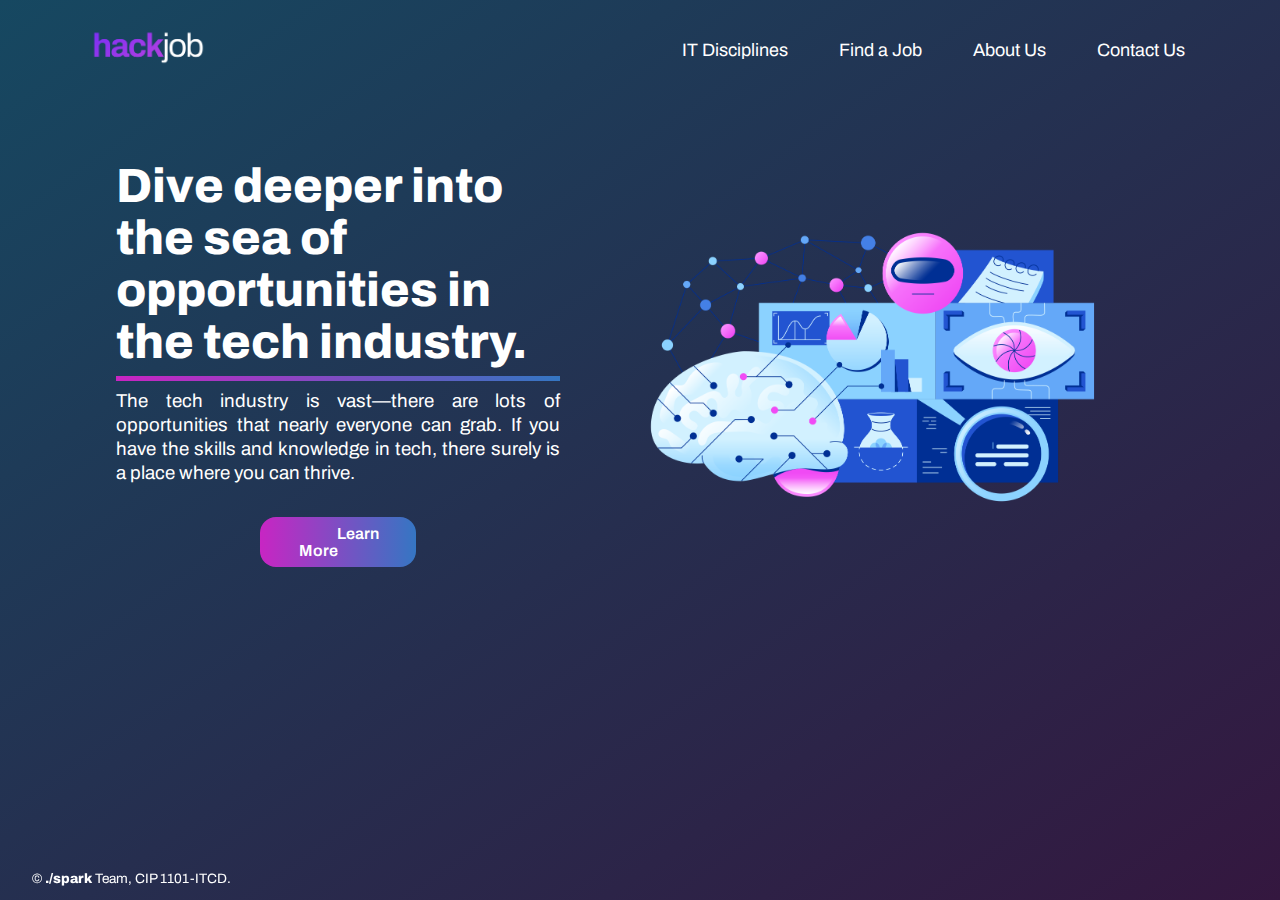
<file: index.html>
<!DOCTYPE html>

<html lang="en">
    <head>
        <meta charset="UTF-8">
        <meta name="HTML Author" content="./spark | Kevin Bryan V. Nadado">
        <meta name="CSS Author" content="./spark | Robin D. Depeño">
        <meta name="Proofreader" content="./spark | Chazz C. Manubay">

        <title>Hackjob</title>

        <link rel="icon" type="image/x-icon" href="MEDIA/FAVICONS/hackjob-favicon.png">

        <link rel="preconnect" href="https://fonts.googleapis.com">
        <link rel="preconnect" href="https://fonts.gstatic.com" crossorigin>
        <link href="https://fonts.googleapis.com/css2?family=Archivo:ital,wght@0,100;0,200;0,300;0,400;0,500;0,600;0,700;0,800;0,900;1,100;1,200;1,300;1,400;1,500;1,600;1,700;1,800;1,900&display=swap" rel="stylesheet">

        <link rel="stylesheet" type="text/css" href="CSS/indexDes.css">
    </head>

    <body>
        <header>
            <div class="logo">
                <a href="#"><img src="MEDIA/IMAGES/hackjob-logo.png"></a>
            </div>
            <div class="navigation">
                <nav class="top-nav">
                    <a href="HTML/disciplines.html">IT Disciplines</a>
                    <a href="HTML/findJob.html">Find a Job</a>
                    <a href="HTML/aboutUs.html">About Us</a>
                    <a href="HTML/contactUs.html">Contact Us</a>
                </nav>
            </div>
        </header>

        <main>
            <div class="content"> 
                <div class="text">
                    <h1>Dive deeper into the sea of opportunities in the tech industry.</h1>
                    <hr>
                    <h3>The tech industry is vast—there are lots of opportunities that nearly everyone can grab. If you have the skills and knowledge in tech, there surely is a place where you can thrive.</h3>
                </div>
                <div class="explore-button">
                    <a href="HTML/disciplines.html">Learn More</a>
                </div>
            </div>
            <div class="image">
                <img src = "MEDIA/IMAGES/landingpage-graphic.png" title="Illustration by Dani Vinogradova from Ouch!" alt = "Machine Learning. Illustration by Dani Vinogradova from Ouch!">
            </div>
        </main>

        <footer>
            <div class="copyright">
                <p>&copy; <span>./spark</span> Team, CIP 1101-ITCD.</p>
            </div>
        </footer>
    </body>
</html>
</file>
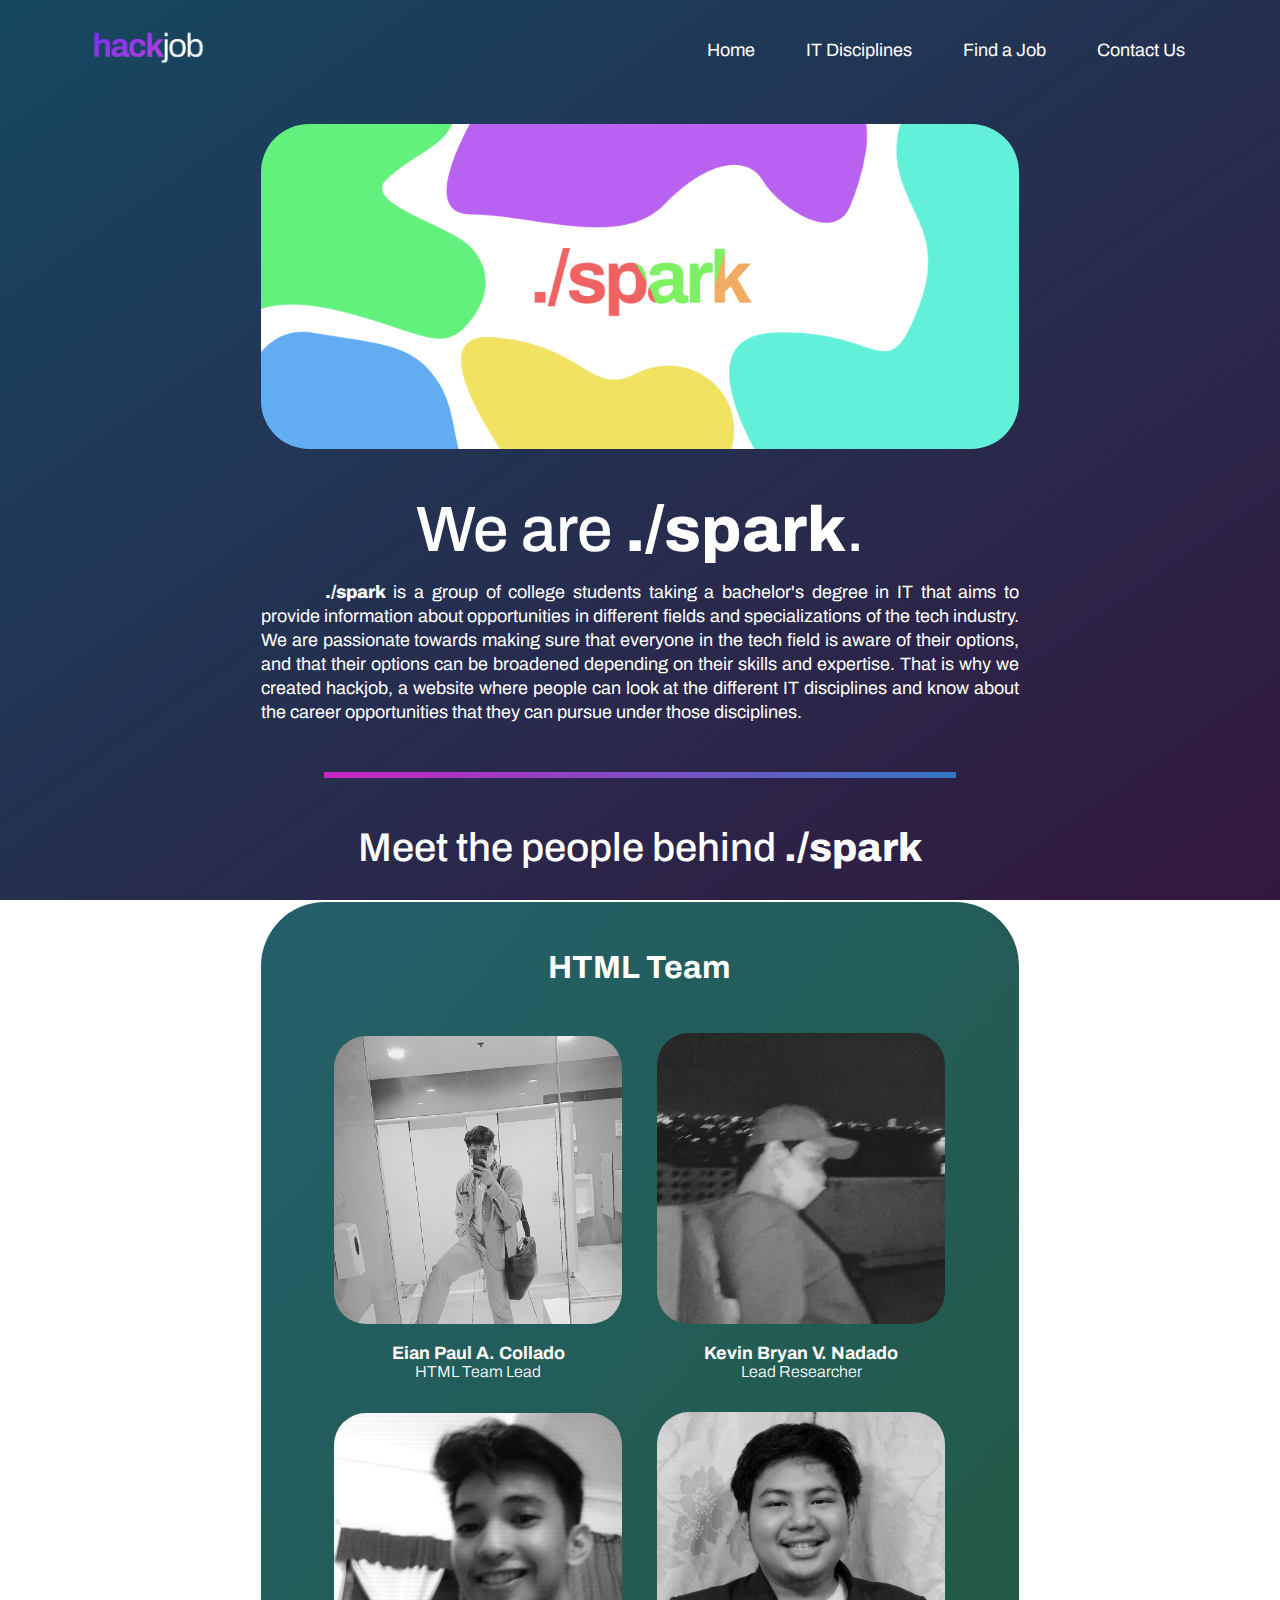
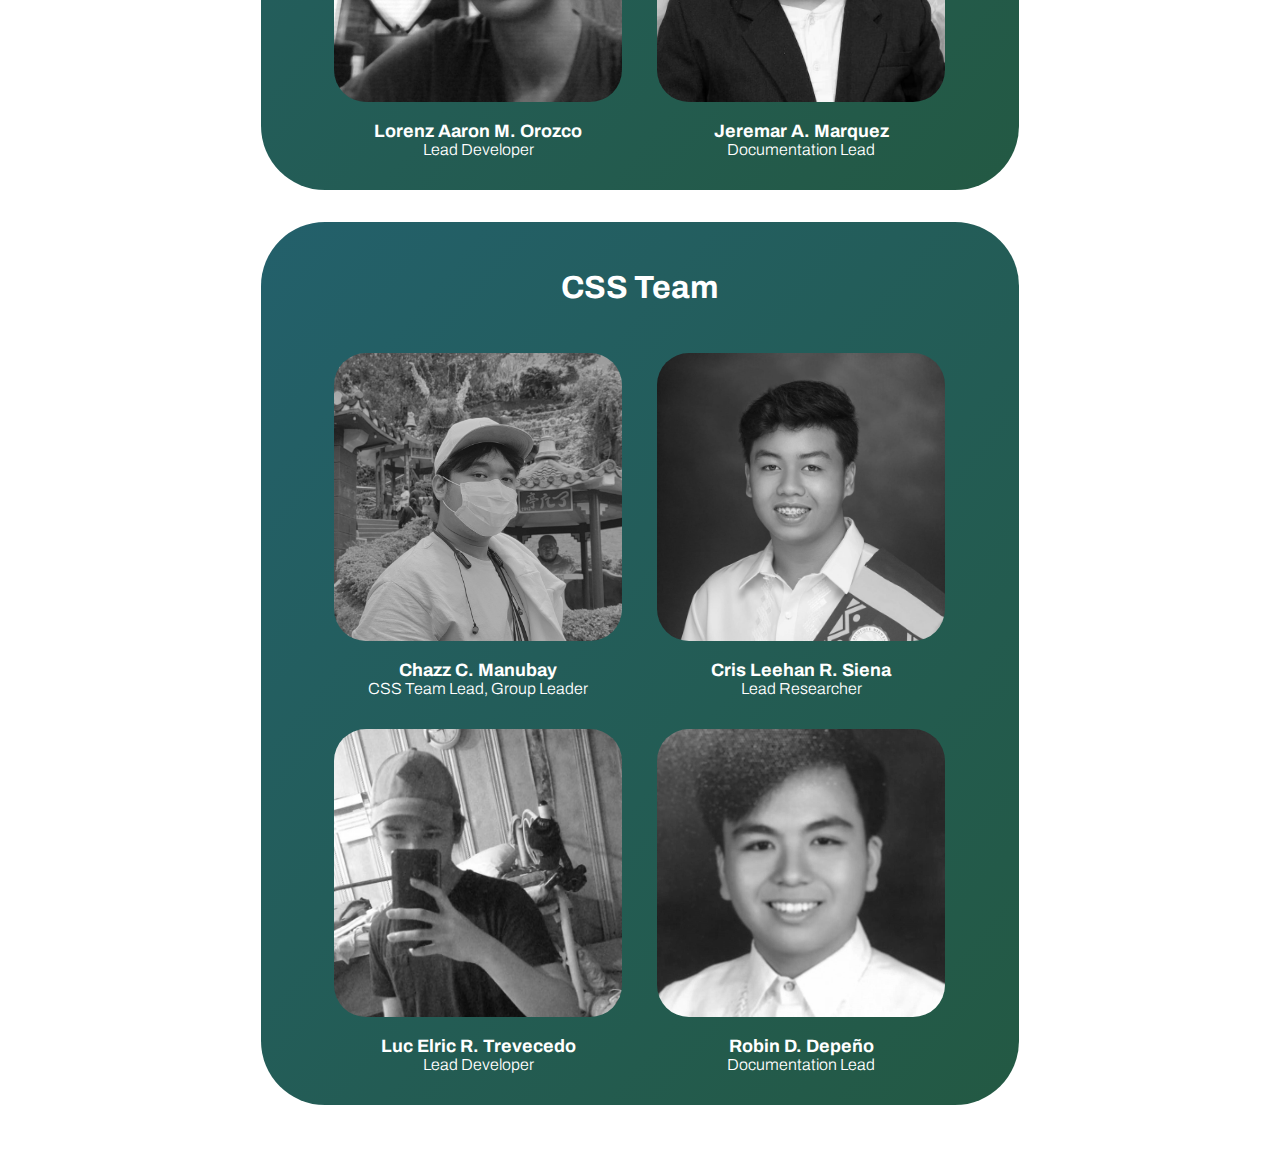
<file: HTML/aboutUs.html>
<!DOCTYPE html>

<html lang="en">
    <head>
        <meta charset="UTF-8">
        <meta name="HTML Author" content="./spark | Lorenz Aaron M. Orozco">
        <meta name="CSS Author" content="./spark | Luc Elric R. Trevecedo">
        <meta name="Proofreader" content="./spark | Chazz C. Manubay">

        <title>Hackjob | About Us</title>

        <link rel="icon" type="image/x-icon" href="../MEDIA/FAVICONS/hackjob-favicon.png">

        <link rel="preconnect" href="https://fonts.googleapis.com">
        <link rel="preconnect" href="https://fonts.gstatic.com" crossorigin>
        <link href="https://fonts.googleapis.com/css2?family=Archivo:ital,wght@0,100;0,200;0,300;0,400;0,500;0,600;0,700;0,800;0,900;1,100;1,200;1,300;1,400;1,500;1,600;1,700;1,800;1,900&display=swap" rel="stylesheet">

        <link rel="stylesheet" type="text/css" href="../CSS/aboutUsDes.css">
    </head>

    <body>
        <header>
            <div class="logo">
                <a href="../index.html"><img src="../MEDIA/IMAGES/hackjob-logo.png"></a>
            </div>
            <div class="navigation">
                <nav class="top-nav">
                    <a href="../index.html">Home</a>
                    <a href="disciplines.html">IT Disciplines</a>
                    <a href="findJob.html">Find a Job</a>
                    <a href="contactUs.html">Contact Us</a>
                </nav>
            </div>
        </header>

        <main>
            <div class="banner">
                <img src="../MEDIA/IMAGES/spark-banner.png" alt="./spark banner. Designed by Chazz C. Manubay." title="./spark banner. Designed by Chazz C. Manubay.">
            </div>

            <div class="description">
                <h1>We are <span>./spark</span>.</h1>
                <p>
                    <span>./spark</span> is a group of college students taking a bachelor's degree in IT that aims to provide information about opportunities in different fields and specializations of the tech industry. We are passionate towards making sure that everyone in the tech field is aware of their options, and that their options can be broadened depending on their skills and expertise. That is why we created hackjob, a website where people can look at the different IT disciplines and know about the career opportunities that they can pursue under those disciplines.
                </p>
            </div>

            <hr>

            <h2>Meet the people behind <span>./spark</span></h2>

            <!--HTML Members-->
            <div class="members-container">
                <div class="title">
                    <h3>HTML Team</h3>
                </div>

                <div class="member">
                    <div class="portrait">
                        <a href="https://trialeian.000webhostapp.com/personal/Home/index.html" target="personalPage">
                            <img src="../MEDIA/IMAGES/PORTRAITS/collado.png" alt="Eian Paul A. Collado">
                        </a>
                    </div>
                    <div class="details">
                        <h4>Eian Paul A. Collado</h4>
                        <figcaption>HTML Team Lead</figcaption>
                    </div>
                </div>

                <div class="member">
                    <div class="portrait">
                        <a href="https://nadadss.github.io/MIDTERM%20PROJECT%20ATOM/Nadado_HomePage.html" target="personalPage">
                            <img src="../MEDIA/IMAGES/PORTRAITS/nadado.jpg" alt="Kevin Bryan V. Nadado">
                        </a>
                    </div>
                    <div class="details">
                        <h4>Kevin Bryan V. Nadado</h4>
                        <figcaption>Lead Researcher</figcaption>
                    </div>
                </div>
            
                <div class="member">
                    <div class="portrait">
                        <a href="https://orozcolorenz.github.io/OrozcoLorenz/PersonalWeb/LANDINGPAGE/LandingPage.html" target="personalPage">
                            <img src="../MEDIA/IMAGES/PORTRAITS/orozco.jpg" alt="Lorenz Aaron M. Orozco">
                        </a>
                    </div>
                    <div class="details">
                        <h4>Lorenz Aaron M. Orozco</h4>
                        <figcaption>Lead Developer</figcaption>
                    </div>
                </div>
                
                <div class="member">
                    <div class="portrait">
                        <a href="https://cip1101-marquez-itcd.000webhostapp.com/CIP1101_CODES/HTML/MARQUEZ_LandingPage_ITCD.html" target="personalPage">
                            <img src="../MEDIA/IMAGES/PORTRAITS/marquez.jpg" alt="Jeremar A. Marquez">
                        </a>
                    </div>
                    <div class="details">
                        <h4>Jeremar A. Marquez</h4>
                        <figcaption>Documentation Lead</figcaption>
                    </div>
                </div>
            </div>

            <!--CSS Members-->
            <div class="members-container">
                <div class="title">
                    <h3>CSS Team</h3>
                </div>

                <div class="member">
                    <div class="portrait">
                        <a href="https://cip1101-manubay-itcd.github.io/" target="personalPage">
                            <img src="../MEDIA/IMAGES/PORTRAITS/manubay.jpg" alt="Chazz C. Manubay">
                        </a>
                    </div>
                    <div class="details">
                        <h4>Chazz C. Manubay</h4>
                        <figcaption>CSS Team Lead, Group Leader</figcaption>
                    </div>
                </div>

                <div class="member">
                    <div class="portrait">
                        <a href="https://cip1101-siena.000webhostapp.com/html/SIENA_ITCD/PAGES/Front_Page.html" target="personalPage">
                            <img src="../MEDIA/IMAGES/PORTRAITS/siena.jpg" alt="Cris Leehan R. Siena">
                        </a>
                    </div>
                    <div class="details">
                        <h4>Cris Leehan R. Siena</h4>
                        <figcaption>Lead Researcher</figcaption>
                    </div>
                </div>
                
                <div class="member">
                    <div class="portrait">
                        <a href="https://cip1101-trevecedo-itcd.github.io/HOME%20PAGE/HomePage.html" target="personalPage">
                            <img src="../MEDIA/IMAGES/PORTRAITS/trevecedo.jpg" alt="Luc Elric R. Trevecedo">
                        </a>
                    </div>
                    <div class="details">
                        <h4>Luc Elric R. Trevecedo</h4>
                        <figcaption>Lead Developer</figcaption>
                    </div>
                </div>
                
                <div class="member">
                    <div class="portrait">
                        <a href="https://cip1101-depeno-itcd.github.io/MidtermHands_On1Laboratory/LANDINGPAGE.html" target="personalPage">
                            <img src="../MEDIA/IMAGES/PORTRAITS/depeno.jpg" alt="Robin D. Depeño">
                        </a>
                    </div>
                    <div class="details">
                        <h4>Robin D. Depeño</h4>
                        <figcaption>Documentation Lead</figcaption>
                    </div>
                </div>
            </div>
        </main>

        <!--Footer-->
        <footer>
            <div class="copyright">
                <p>&copy; <span>./spark</span> Team, CIP 1101-ITCD.</p>
            </div>
        </footer>
    </body>
</html>
</file>
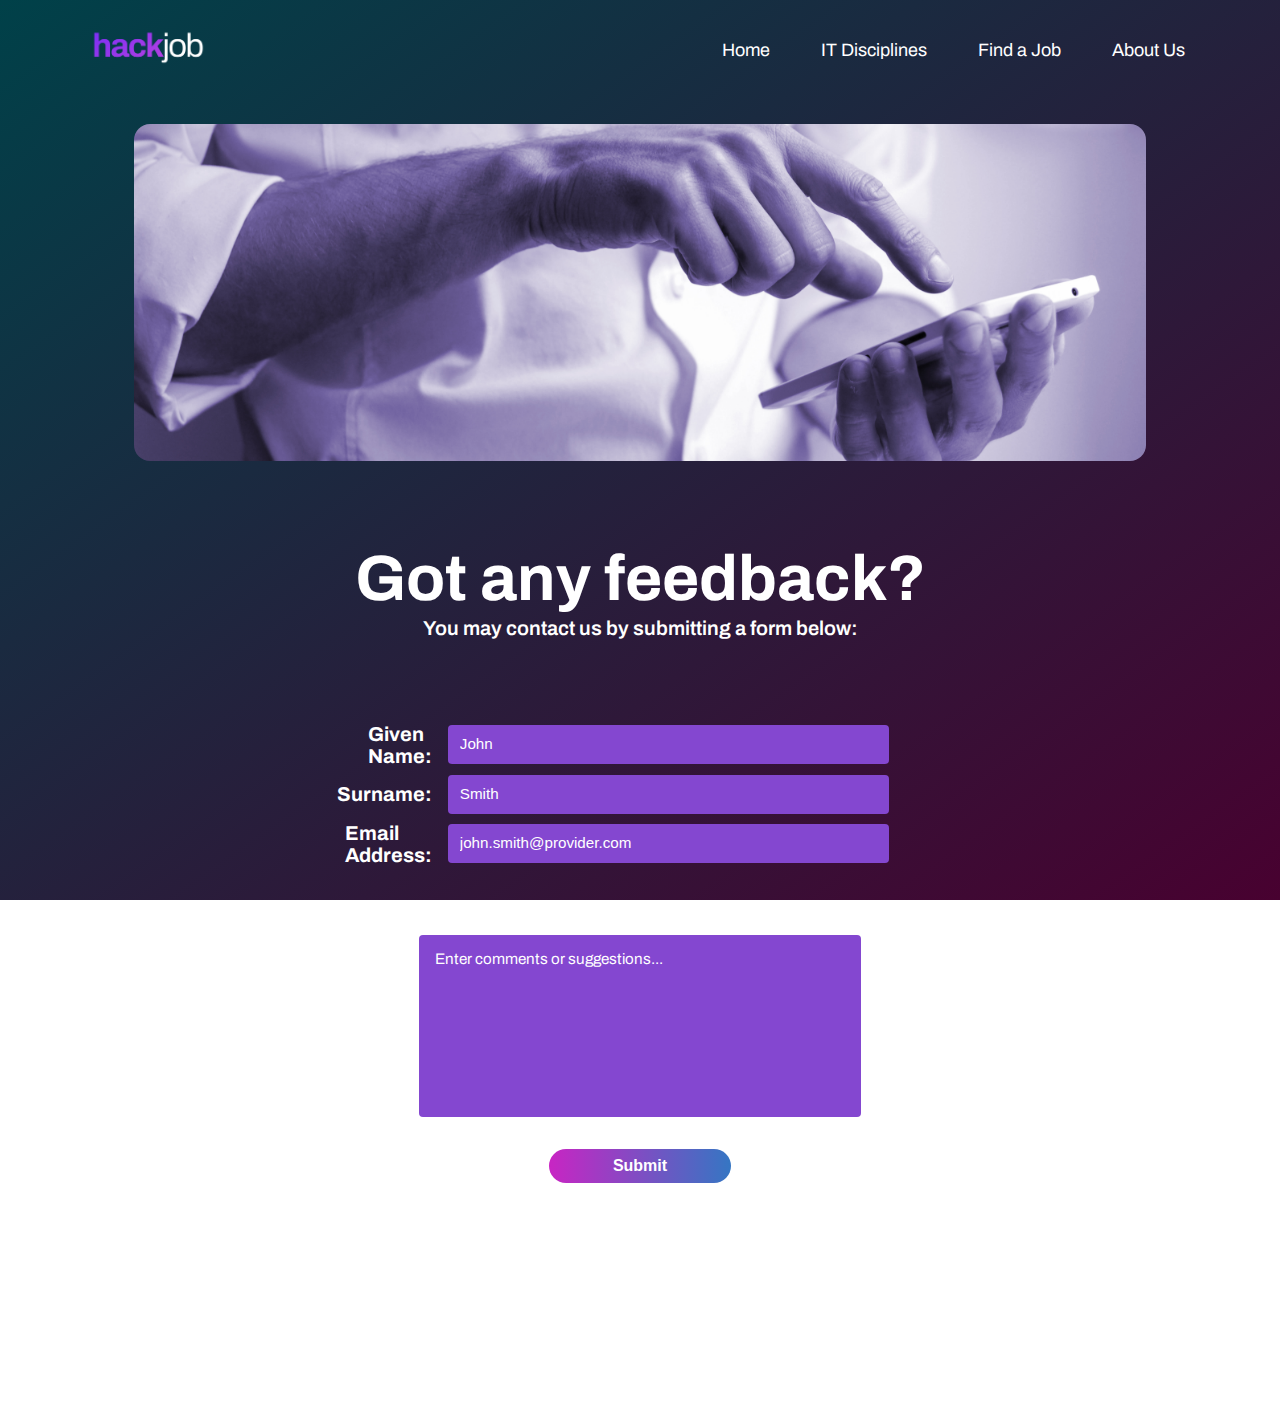
<file: HTML/contactUs.html>
<!DOCTYPE html>

<html lang="en">
    <head>
        <meta charset="UTF-8">
        <meta name="viewport" content="width=device-width, initial-scale=1">

        <meta name="HTML Author" content="./spark | Marquez, Jeremar A.">
        <meta name="CSS Author" content="./spark | Trevecedo, Luc Elric R.">
        <meta name="Proofreader" content="./spark | Chazz C. Manubay">

        <title>Hackjob | Contact Us</title>

        <!-- Google Font link -->
        <link rel="preconnect" href="https://fonts.googleapis.com">
        <link rel="preconnect" href="https://fonts.gstatic.com" crossorigin>
        <link href="https://fonts.googleapis.com/css2?family=Archivo+Black&family=Archivo+Narrow:ital,wght@0,400;0,500;0,600;0,700;1,400;1,500;1,600;1,700&family=Archivo:ital,wght@0,100;0,200;0,300;0,400;0,500;0,600;0,700;0,800;0,900;1,100;1,200;1,300;1,400;1,500;1,600;1,700;1,800;1,900&display=swap" rel="stylesheet">
        
        <!-- Favicon link -->
        <link rel="icon" type="image/x-icon" href="../MEDIA/FAVICONS/hackjob-favicon.png">

        <!-- Stylesheet link-->
        <link rel="stylesheet" type="text/css" href="../CSS/contactUsDes.css">
    

    </head>
    <body>
        <header>
            <div class="logo">
                <a href="../index.html"><img src="../MEDIA/IMAGES/hackjob-logo.png"></a>
            </div>
            <div class="navigation">
                <nav class="top-nav">
                    <a href="../index.html">Home</a>
                    <a href="disciplines.html">IT Disciplines</a>
                    <a href="findJob.html">Find a Job</a>
                    <a href="aboutUs.html">About Us</a>
                </nav>
            </div>
        </header>

        <main>
            <div class="image">
                <img src="../MEDIA/IMAGES/contactus-banner.jpg" alt="Contact Us banner. Photo by NordWood Themes on Unsplash." title="Contact Us banner. Photo by NordWood Themes on Unsplash.">
            </div>

            <div class="top">
                <h1>Got any feedback?</h1>
                <h3>
                    You may contact us by submitting a form below:
                </h3>
            </div>

            <form action="#" method="POST">
                <ul class="container">
                    <li class="row">
                        <label for="given-name">Given Name:</label>
                        <input type="text" name="Given Name" id="given-name" placeholder="John" size="50">
                    </li>
                    <li class="row">
                        <label for="last-name">Surname:</label>
                        <input type="text" name="Last Name" id="last-name" placeholder="Smith" size="50">
                    </li>
                    <li class="row">
                        <label for="email-address">Email Address:</label>
                        <input type="email" name="Email Address" id="email-address" placeholder="john.smith@provider.com" size="50">
                    </li>
                    <li class="comment">
                        <label class="comment-label" for="comment">Comments/Suggestions:</label>
                        <textarea class="comment-field" name="Comments/Suggestions" id="comment" placeholder="Enter comments or suggestions..." rows="10"></textarea>
                    </li>
                    <li class="submit">
                        <button type="submit">Submit</button>
                    </li>
                </ul>
            </form>

            <div class="additional">
                <p>
                    You may also contact us through our email address
                </p>
                <a href="mailto:spark.itcd@gmail.com"><h3>spark.itcd@gmail.com</h3></a>
            </div>
        </main>

        <footer>
            <div class="copyright">
                <p>&copy; <span>./spark</span> Team, CIP 1101-ITCD.</p>
            </div>
        </footer>
    </body>
</html>
</file>
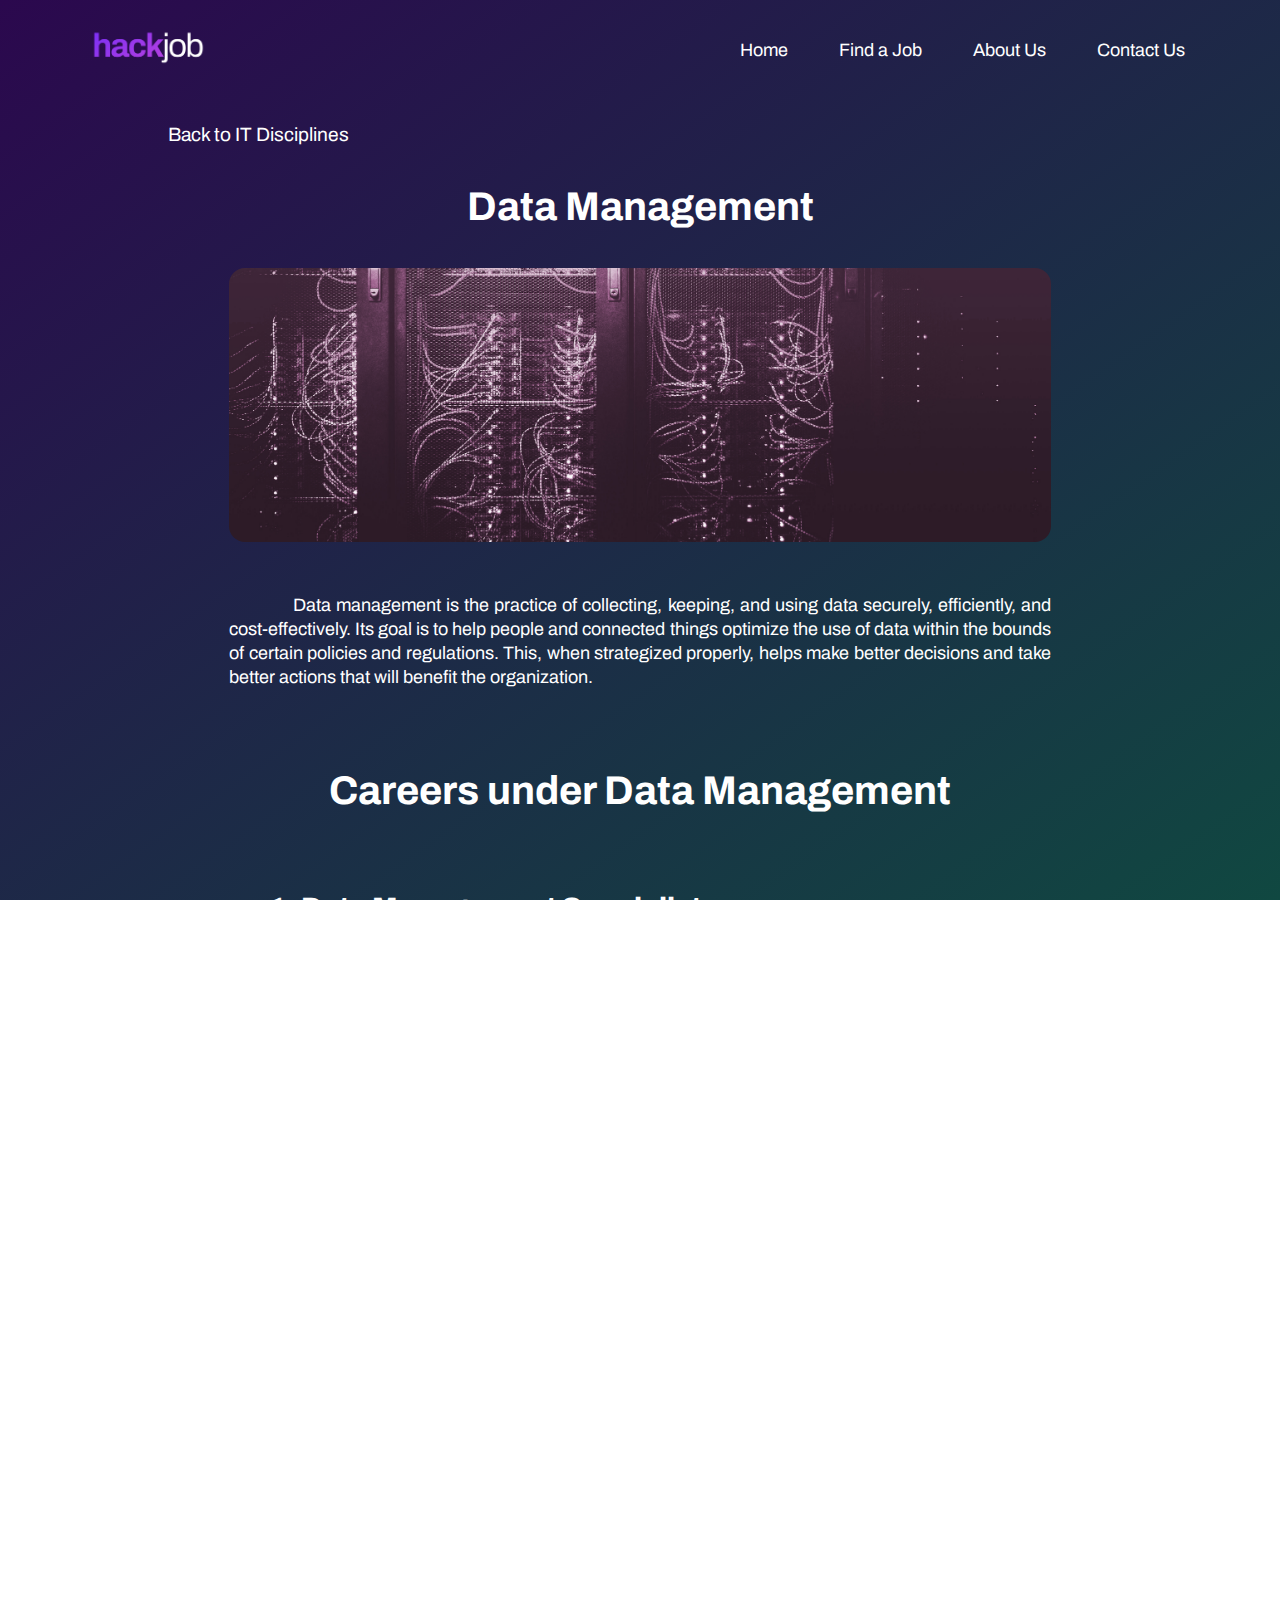
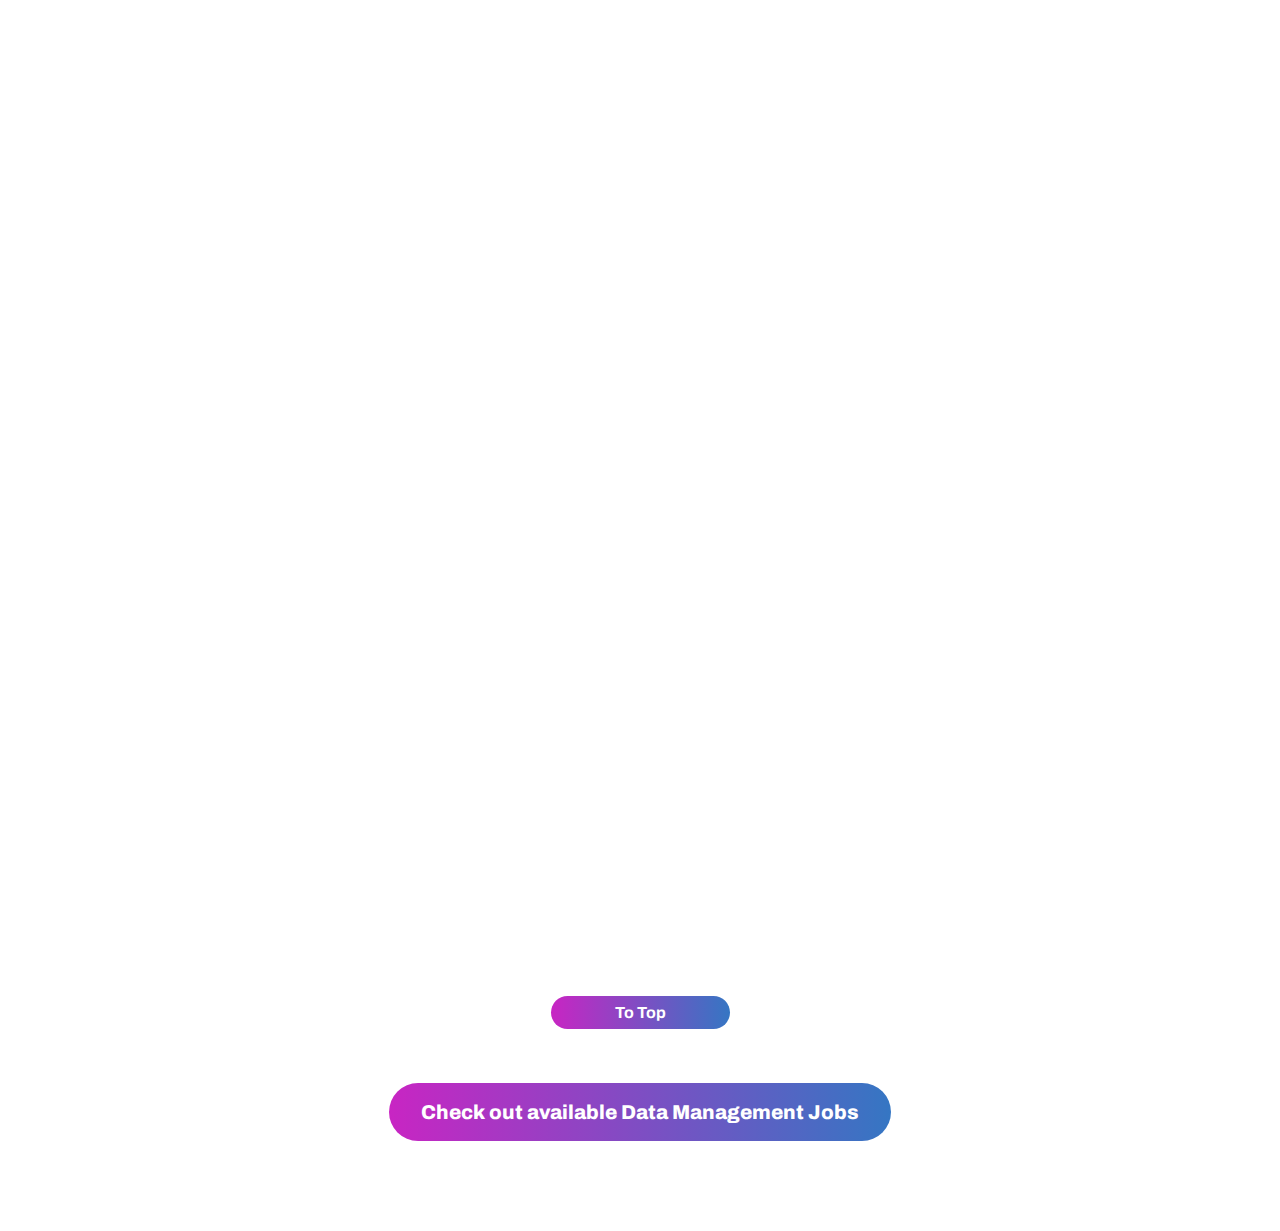
<file: HTML/DISCIPLINES/dataManagement.html>
<!DOCTYPE html>

<html lang="en">
    <head>
        <meta charset="UTF-8">
        <meta name="viewport" content="width=device-width, initial-scale=1">

        <meta name="HTML Author" content="./spark | Nadado, Kevin Bryan V.">
        <meta name="CSS Author" content="./spark | Trevecedo, Luc Elric R., Depeño, Robin D., Siena, Cris Leehan R.">
        <meta name="Proofreader" content="./spark | Chazz C. Manubay">

        <title>Hackjob | Data Management</title>

        <!-- Google Font link -->
        <link rel="preconnect" href="https://fonts.googleapis.com">
        <link rel="preconnect" href="https://fonts.gstatic.com" crossorigin>
        <link href="https://fonts.googleapis.com/css2?family=Archivo+Black&family=Archivo+Narrow:ital,wght@0,400;0,500;0,600;0,700;1,400;1,500;1,600;1,700&family=Archivo:ital,wght@0,100;0,200;0,300;0,400;0,500;0,600;0,700;0,800;0,900;1,100;1,200;1,300;1,400;1,500;1,600;1,700;1,800;1,900&display=swap" rel="stylesheet">

        <!-- Favicon link -->
        <link rel="icon" type="image/x-icon" href="../../MEDIA/FAVICONS/hackjob-favicon.png">

        <!-- Stylesheet link-->
        <link rel="stylesheet" type="text/css" href="../../CSS/disciplineSubpageDes.css">

    </head>
    <body>

      <header>
          <div class="logo">
              <a href="../../index.html"><img src="../../MEDIA/IMAGES/hackjob-logo.png"></a>
          </div>
  
          <div class="navigation">
              <nav class="top-nav">
                  <a href="../../index.html">Home</a>
                  <a href="../findJob.html">Find a Job</a>
                  <a href="../aboutUs.html">About Us</a>
                  <a href="../contactUs.html">Contact Us</a>
              </nav>
          </div>
      </header>

      <main>
          <div class="return">
            <a href="../disciplines.html"> Back to IT Disciplines </a> <!-- LINK PO NUNG MAIN NA IT DISCIPLINE PAGE -->
          </div>

          <div class="intro">
            <h3>Data Management</h3>

            <img src="../../MEDIA/IMAGES/datamgt-banner.jpg" alt="">

            <p>Data management is the practice of collecting, keeping, and using data securely, efficiently, and cost-effectively. Its goal is to help people and connected things optimize the use of data within the bounds of certain policies and regulations. This, when strategized properly, helps make better decisions and take better actions that will benefit the organization.</p>
          </div>

          <h4> Careers under Data Management </h4>

          <div class="careers">
            <ol type="1">

              <li class="title">Data Management Specialist</li>
                <ul type="none">
                  <li class="description">Oversees and manages assigned project and/or departments data, ensuring it meets predetermined contractual or policy requirements. Serves as the point person for data-related tasks on an assigned project. Coordinates the production of data by the assigned department and by other data developers.</li>
                </ul>

              <li class="title">Data Quality Specialist</li>
                <ul type="none">
                  <li class="description">The Data Quality Specialist is responsible for the electronic medical record including routing of documentation, assisting others in finding needed routing information for specified providers, tracking failed faxes and documenting any breaches regarding patient documentation.</li>
                </ul>

              <li class="title">Data Governance Analyst</li>
                <ul type="none">
                  <li class="description">The main purpose of this position is to assist the information/data governance team in the formation and execution of data governance framework, policy, standards. This position assists in the implementation of an enterprise data governance program.</li>
                </ul>

              <li class="title">Database Administrator</li>
                <ul type="none">
                  <li class = "description">Database administrators are responsible for the management and maintenance of company databases. Database administrators' duties include maintaining adherence to a data management policy and ensuring that company databases are functional and backed up in the event of memory loss.</li>
                </ul>

              <li class="title">Data Architect</li>
                <ul type="none">
                  <li class="description"> The data architect is responsible for visualizing and designing an organization's enterprise data management framework. This framework describes the processes used to plan, specify, enable, create, acquire, maintain, use, archive, retrieve, control, and purge data.</li>
                </ul>

              <li class="title">Data Integration Specialist</li>
                <ul type="none">
                  <li class="description">The Data Integration specialist is a subject matter expert of data integration solutions and data architecture. You will be responsible for the technical development of any new data integration solution to be plugged into the overall data architecture.</li>
                </ul>

              <li class="title">Reference Data Specialist </li>
                <ul type="none">
                  <li class="description">Data Specialists are tasked with overseeing the development of new databases, monitoring database performance and interpreting raw data and turning it into usable feedback and applications.</li>
                </ul>

              <li class="title">Data Warehouse Developer </li>
                <ul type="none">
                  <li class="description">Data warehouse developers are responsible for handling the delivery of data and information relating to the business intelligence of the organization for which they work. They design, develop and maintain data warehouse and analytics architecture to meet an enterprise's business analysis and reporting needs.</li>
                </ul>
            </ol>
          </div>
          
          <div class="to-top">
            <a href="#">To Top</a>
          </div>

          <div class="explore-button">
              <a href="../findJob.html#data-management" target="findJob">Check out available Data Management Jobs</a>
          </div>

      </main>

      <footer>
        <div class="copyright">
            <p>&copy; <span>./spark</span> Team, CIP 1101-ITCD.</p>
        </div>
      </footer>
    </body>
</html>
</file>
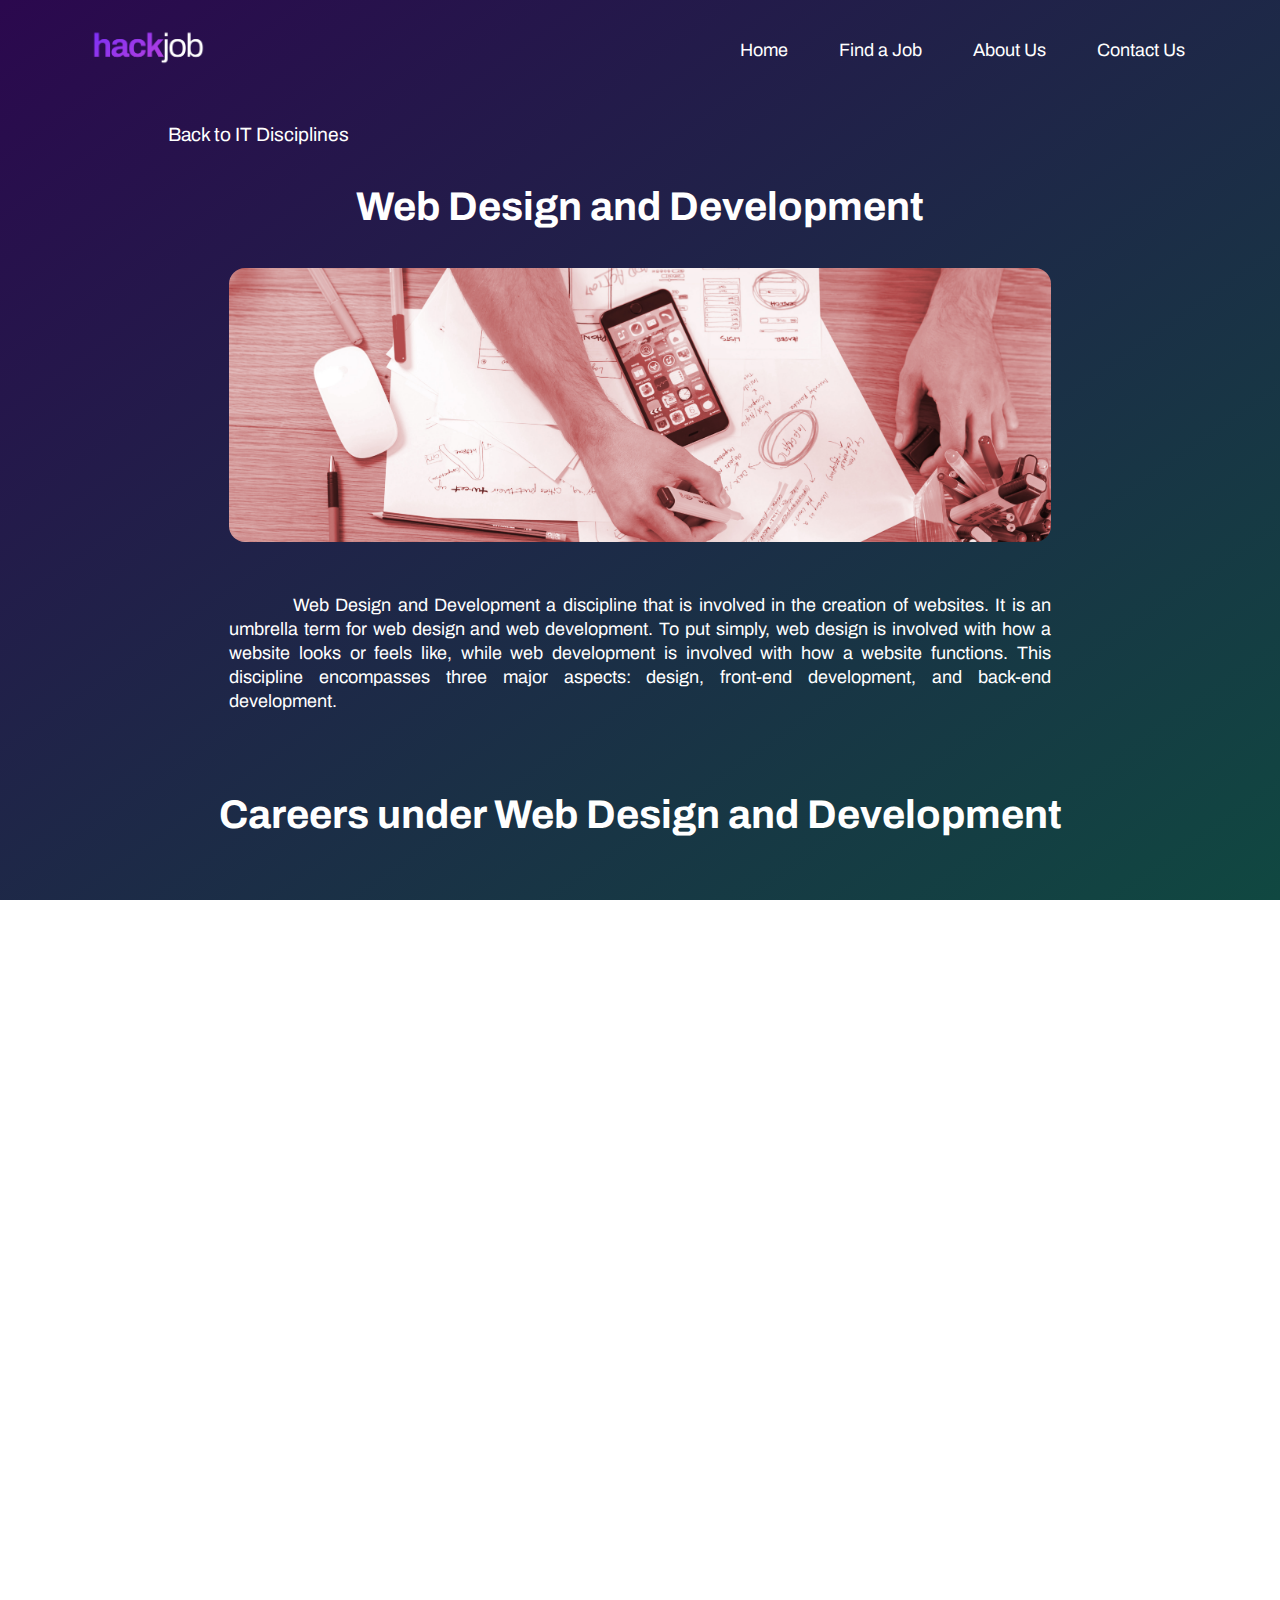
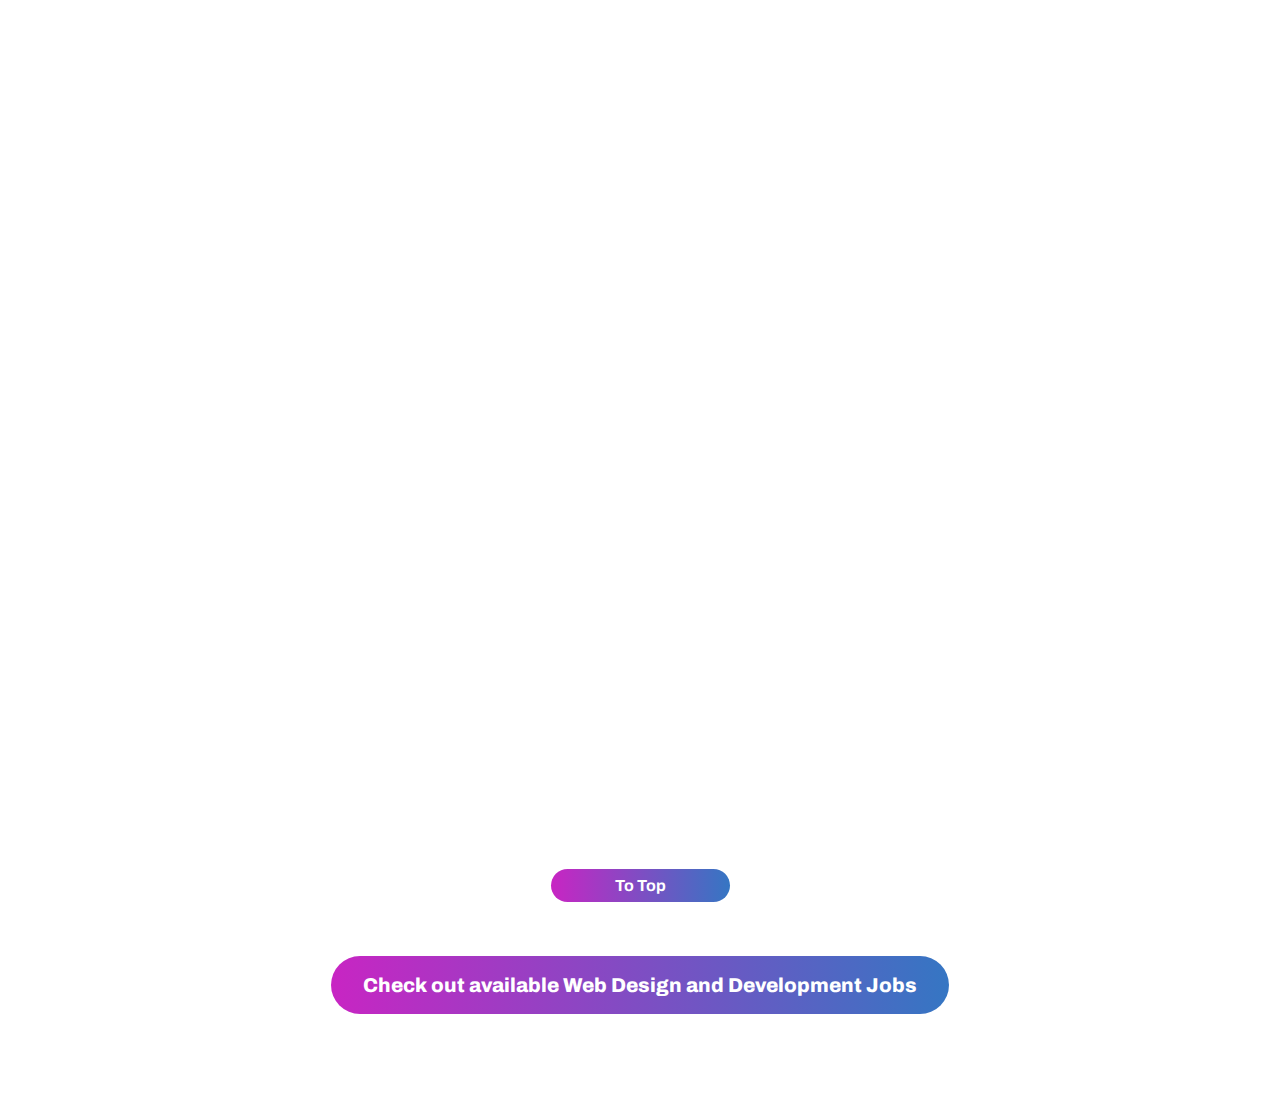
<file: HTML/DISCIPLINES/webDesignDevelopment.html>
<!DOCTYPE html>

<html lang="en">
    <head>
        <meta charset="UTF-8">
        <meta name="viewport" content="width=device-width, initial-scale=1">

        <meta name="HTML Author" content="./spark | Nadado, Kevin Bryan V.">
        <meta name="CSS Author" content="./spark | Trevecedo, Luc Elric R., Depeño, Robin D., Siena, Cris Leehan R.">
        <meta name="Proofreader" content="./spark | Chazz C. Manubay">

        <title>Hackjob | Web Design and Development</title>

        <!-- Google Font link -->
        <link rel="preconnect" href="https://fonts.googleapis.com">
        <link rel="preconnect" href="https://fonts.gstatic.com" crossorigin>
        <link href="https://fonts.googleapis.com/css2?family=Archivo+Black&family=Archivo+Narrow:ital,wght@0,400;0,500;0,600;0,700;1,400;1,500;1,600;1,700&family=Archivo:ital,wght@0,100;0,200;0,300;0,400;0,500;0,600;0,700;0,800;0,900;1,100;1,200;1,300;1,400;1,500;1,600;1,700;1,800;1,900&display=swap" rel="stylesheet">

        <!-- Favicon link -->
        <link rel="icon" type="image/x-icon" href="../../MEDIA/FAVICONS/hackjob-favicon.png">

        <link rel="stylesheet" type="text/css" href="../../CSS/disciplineSubpageDes.css">

    </head>
    <body>

      <header>
        <div class="logo">
            <a href="../../index.html"><img src="../../MEDIA/IMAGES/hackjob-logo.png"></a>
        </div>
  
        <div class="navigation">
            <nav class="top-nav">
                <a href="../../index.html">Home</a>
                <a href="../findJob.html">Find a Job</a>
                <a href="../aboutUs.html">About Us</a>
                <a href="../contactUs.html">Contact Us</a>
            </nav>
        </div>
      </header>

      <main>
          <div class="return">
              <a href="../disciplines.html"> Back to IT Disciplines </a> <!-- LINK PO NUNG MAIN NA IT DISCIPLINE PAGE -->
          </div>

          <div class="intro">
            <h3>Web Design and Development</h3>

            <img src="../../MEDIA/IMAGES/webdesdev-banner.jpg" alt="">

            <p>Web Design and Development a discipline that is involved in the creation of websites. It is an umbrella term for web design and web development. To put simply, web design is involved with how a website looks or feels like, while web development is involved with how a website functions. This discipline encompasses three major aspects: design, front-end development, and back-end development.</p>
          </div>

          <h4> Careers under Web Design and Development </h4>

          <div class="careers">
            <ol type="1">

              <li class="title">SEO Specialist</li>
                <ul type="none">
                  <li class="description">SEO specialists are marketing professionals who use research and analysis to improve a website's ranking on search engines like Google. They find the most popular and relevant keywords used in search engine queries and insert them into websites, helping search engines find those sites and display them to web users.</li>
                </ul>

              <li class="title">Multimedia Specialist</li>
                <ul type="none">
                  <li class="description">Multimedia specialists create computer animation, audio, video and graphic image files for multimedia applications. These applications can include presentations, games, motion pictures, CD-ROMs, information kiosks and the web.</li>
                </ul>

              <li class="title">UX Designer</li>
                <ul type="none">
                  <li class="description">UX designers turn applications into something that people like and want to use. UX (user experience) designers measure and optimize applications (usually web based) to improve ease of use (usability), and create the best user experience by exploring many different approaches to solve end-users' problems.</li>
                </ul>

              <li class="title">UX Researcher</li>
                <ul type="none">
                  <li class="description">A UX researcher works to gather detailed information from users through both qualitative and quantitative means. Interviews, diary studies, and usability testing are all used to collect and evaluate data systematically. UX research works to achieve good UX by systematically investigating clients’ experiences and figuring out how businesses can tailor their products and services to encourage optimal user reactions. </li>
                </ul>

              <li class="title">Web Content Manager</li>
                <ul type="none">
                  <li class="description">A Web Content Manager writes, proofreads, and edits content; develops and manages an editorial calendar to ensure timely content; and, collaborates with marketing and design teams to ensure consistent brand messages across all channels.</li>
                </ul>

              <li class="title">Web Developer</li>
                <ul type="none">
                  <li class="description">A Web Developer is in charge of ensuring websites look good and function properly. Web developers collaborate with website and graphic designers, monitor website traffic, troubleshoot website problems when they arise, and update websites as necessary.</li>
                </ul>

              <li class="title">Web Designer</li>
                <ul type="none">
                  <li class="description">Web designers plan, create and code internet sites and web pages, many of which combine text with sounds, pictures, graphics and video clips. A web designer is responsible for creating the design and layout of a website or web pages. It can mean working on a brand new website or updating an already existing site.</li>
                </ul>
            </ol>
          </div>

          <div class="to-top">
            <a href="#">To Top</a>
          </div>

          <div class="explore-button">
              <a href="../findJob.html#web-des-dev" target="findJob">Check out available Web Design and Development Jobs</a>
          </div>

      </main>

      <footer>
        <div class="copyright">
            <p>&copy; <span>./spark</span> Team, CIP 1101-ITCD.</p>
        </div>
      </footer>
    </body>
</html>
</file>
<file: CSS/indexDes.css>
/*
INDEX STYLESHEET

CSS Author: Robin D. Depeño
Proofread by: Chazz C. Manubay
*/

body {
    font-family: Archivo, Arial, sans-serif;
    
    color: white;
    background: linear-gradient(to right bottom, #164861, #34173F) center no-repeat fixed;
}

header {
    vertical-align: middle;
    text-align: right;
    display: inline-block;
    padding: 1rem;
    width: 95%;
}

header > div {
    display: inline-block;
    vertical-align: center;
}

header .logo {
    width: 10%;
    float: left;
    margin-left: 4rem;
}

header .logo a img {
    width: 100%;
}

header .navigation nav{
    padding: 1rem;
}

header .navigation nav a {
    margin: 0 1.5rem;
    font-size: 1.125rem;
    text-decoration: none;
    text-align: center;
}

.navigation nav a {
    color: white;
}

.navigation nav a:hover {
    font-weight: 600;
}

.navigation nav a:active {
    color: #9040E8;
}

main {
    text-align: center;
    width: 90%;
    margin: 7.5vh auto 0;
}

main > div {
    display: inline-block;
    vertical-align: middle;
    margin: auto 0 auto;
}

main .content {
    width: 39%;
}

main .content .text > h1 {
    font-size: 3rem;
    font-weight: 800;
    text-align: left;
    margin: 0;
}

main .content .text > h3 {
    text-align: justify;
    font-weight: 400;
    margin: 0 0 2rem;
    line-height: 1.5rem;
}

main .content .text > hr {
    background: linear-gradient(to left, #3476C2, #C924C2);
    height: 0.35em;
    border: none;
    width: 100%;
}

main .content .explore-button {
    background: linear-gradient(to right, #C825C3, #3576C3);
    width: 35%;
    padding: 0.5rem 0;
    margin: 0 auto;
    
    border-radius: 1rem;
}

main .content .explore-button:hover {
    background: linear-gradient(to right, #9040E8, #33C7C3);
}

main .content .explore-button:active {
    background: linear-gradient(to right, #ee8558, #e7dc45);
}

main .content .explore-button a {
    text-decoration: none;
    color: white;
    font-weight: 600;
    padding: 0.5rem 2.5rem;
}

main .content .explore-button a:active {
    color: #3C2A7E;
    font-weight: 600;
}

main .image {
    width: 50%;
    margin-left: 2em;
}

main .image img {
    width: 100%;
}

footer {
    position: fixed;
    left: 0;
    bottom: 0;
    width: 100%;
    text-align: left;
    padding: 0 2rem;
}

footer .copyright > p {
    font-weight: 400;
    font-size: 0.85rem;
}

footer .copyright p > span {
    font-weight: 800;
}
</file>
<file: CSS/aboutUsDes.css>
/*
INDEX STYLESHEET

CSS Author: Luc Elric R. Trevecedo
Proofread by: Chazz C. Manubay
*/

/* -------------------------- Set-up for body -------------------------- */

body {
    font-family: Archivo, Arial, sans-serif;
    
    color: white;
    background: linear-gradient(to right bottom, #164861, #34173F) center no-repeat fixed;
}

/* -------------------------- Header style -------------------------- */

header {
    vertical-align: middle;
    text-align: right;
    display: inline-block;
    padding: 1rem;
    width: 95%;
}

header > div {
    display: inline-block;
    vertical-align: center;
}

header .logo {
    width: 10%;
    float: left;
    margin-left: 4rem;
}

header .logo a img {
    width: 100%;
}

header .navigation nav{
    padding: 1rem;
}

header .navigation nav a {
    margin: 0 1.5rem;
    font-size: 1.125rem;
    text-decoration: none;
    text-align: center;
}

.navigation nav a {
    color: white;
}

.navigation nav a:hover {
    font-weight: 600;
}

.navigation nav a:active {
    color: #9040E8;
}

/* Group Banner style */

.banner {
    width: 60%;
    margin: 2rem auto 2rem;
}

.banner img {
    width: 100%;
    border-radius: 3em;
}

/* Main content style */

main {
    text-align: center;
}

main .description h1 {
    font-size: 4rem;
    margin-bottom: 1rem;
    font-weight: 500;
}

main .description p {
    text-align: justify;
    text-indent: 4rem;
    width: 60%;
    font-size: 1.125rem;
    line-height: 1.5rem;

    margin: 0 auto 1rem;
}

span {
    font-weight: 800;
}

hr {
    background: linear-gradient(to left, #3476C2, #C924C2);
    height: 0.35em;
    border: none;
    width: 50%;
    margin: 3rem auto;
}

main > h2 {
    font-size: 2.5rem;
    font-weight: 500;
}

/* Container Style */

.members-container {
    background: linear-gradient(to right bottom, #23606B, #235943);
    width: 60%;
    margin: 2rem auto;
    border-radius: 4rem;
}

/* Container Heading */

.members-container .title {
    display: block;
    padding: 1rem;
}

.members-container .title h3 {
    font-size: 2rem;
}

/* Alignment */

.members-container > div {
    display: inline-block;
}

/* Thumbnail Style */

.members-container img {
    filter: grayscale(1);
    width: 18rem;
    border-radius: 2rem;
}

.members-container img:hover {
    filter: saturate(1);
    width: 18rem;
    border-radius: 2rem;
}

/* Individual Member Style */

.member {
    margin: 0 1rem 1rem;
}

.member .details > h4 {
    margin: 1rem 0 0;
    font-size: 1.125rem;
}

.details figcaption {
    margin-bottom: 1rem;
    font-weight: 300;
}

/* -------------------------- Footer style -------------------------- */

footer { 
    left: 0;
    bottom: 0;
    width: 80%;
    text-align: left;
    padding: 0 2rem;
}

footer .copyright > p {
    font-weight: 400;
    font-size: 0.85rem;
}

footer .copyright p > span {
    font-weight: 800;
}
</file>
<file: CSS/contactUsDes.css>
/*
    CONTACT US STYLESHEET

    CSS Author: Trevecedo, Luc Elric R.
    Proofread by: Chazz C. Manubay
*/

/* -------------------------- Set-up for body -------------------------- */

body {
    font-family: Archivo, Arial, sans-serif;    
    color: white;
    background: center no-repeat fixed linear-gradient(to bottom right , #004149, #480130);
}


/* -------------------------- Header style -------------------------- */
header {
    vertical-align: middle;
    text-align: right;
    display: inline-block;
    padding: 1rem;
    width: 95%;
}

header > div {
    display: inline-block;
    vertical-align: center;
}

header .logo {
    width: 10%;
    float: left;
    margin-left: 4rem;
}

header .logo a img {
    width: 100%;
}

header .navigation nav{
    padding: 1rem;
}

header .navigation nav a {
    margin: 0 1.5rem;
    font-size: 1.125rem;
    text-decoration: none;
    text-align: center;
}

.navigation nav a {
    color: white;
}

.navigation nav a:hover {
    font-weight: 600;
}

.navigation nav a:active {
    color: #9040E8;
}


/* -------------------------- Contact us Banner-------------------------- */

main .image {
    width: 80%;
    height: auto;
    margin: 2rem auto;
}

main .image img {
    width: 100%;
    height: auto;
    border-radius: 1em;
}

/* -------------------------- Got any feedback -------------------------- */

.top {
    text-align: center;
    margin-top: 5rem;
}

.top h1 {
    font-size: 4rem;
    margin-bottom: 0;
}

.top h3 {
    margin: 0.25rem 0 5rem;
    font-weight: 600;
    font-size: 1.25rem;
}

/* -------------------------- Forms -------------------------- */

::placeholder {
    color: white;
    font-size: 0.95rem;
}

.container {
    list-style-type: none;
    padding: 0;
    width: 40%;

    margin: 0 auto;
}

.container .row {
    display: flex;
    justify-content: flex-end;
    padding: 0.25rem;
    align-items: center;
}

.container .row label {
    flex: 1;

    font-weight: 700;
    font-size: 1.25rem;
}

.container .row input {
    flex: 2;
    padding: 0.75rem;
    margin-left: 1rem;

    color: white;
    background-color: #8447D0;
    border-radius: 0.25rem;
    border-style: none;
}

.container .submit, .container .comment {
    display: flex;
    justify-content: center;
    margin: 2rem;
}

.comment {
    flex-direction: column;
}

.comment label {
    text-align: center;
    margin-bottom: 1rem;

    font-weight: 700;
}

.comment textarea {
    font-family: Archivo, sans-serif;
    padding: 1rem;
    overflow-y: auto;
    resize: none;

    color: white;
    background-color: #8447D0;
    border-radius: 0.25rem;
    border-style: none;
}

.submit button {
    font-size: 1rem;
    color: white;
    font-weight: 700;
    padding: 0.5rem 4rem;
    border-radius: 2rem;
    background: linear-gradient(to right, #C825C3, #3576C3);
    border-style: none;
}

.submit button:hover {
    background: linear-gradient(to right, #9040E8, #33C7C3);
    cursor: pointer;
}

.submit button:active {
    background: linear-gradient(to right, #EEA358, #E5DE49);
    color: #3E1F47;
}

/* ------------------ Additional  ------------------ */

.additional {
    text-align: center;
    margin: 4rem 0;
}

.additional p {
    font-size: 1.5rem;
    margin-bottom: 0.25rem;
}

.additional h3 {
    margin-top: 0;
}

.additional a {
    text-decoration: none;
    font-size: 2rem;
    color: white;
}

/* -------------------------- Footer style -------------------------- */

footer {
    left: 0;
    bottom: 0;
    width: 80%;
    text-align: left;
    padding: 0 2rem;
}

footer .copyright > p {
    font-weight: 400;
    font-size: 0.85rem;
}

footer .copyright p > span {
    font-weight: 800;
}
</file>
<file: CSS/disciplineSubpageDes.css>
/*
    IT DISCIPLINE SUBPAGES STYLESHEET

    CSS Authors:
        Trevecedo, Luc Elric R.
        Depeño, Robin D.
        Siena, Cris Leehan R.

    Proofread by: Chazz C. Manubay
*/

/* -------------------------- Set-up for body -------------------------- */

body {
    font-family: Archivo, Arial, sans-serif;    
    color: white;
    background: linear-gradient(to bottom right , #2B084E, #104841) center no-repeat fixed;
}

/* -------------------------- Header style -------------------------- */

header {
    vertical-align: middle;
    text-align: right;
    display: inline-block;
    padding: 1rem;
    width: 95%;
}

header > div {
    display: inline-block;
    vertical-align: center;
}

header .logo {
    width: 10%;
    float: left;
    margin-left: 4rem;
}

header .logo a img {
    width: 100%;
}

header .navigation nav{
    padding: 1rem;
}

header .navigation nav a {
    margin: 0 1.5rem;
    font-size: 1.125rem;
    text-decoration: none;
    text-align: center;
}

.navigation nav a {
    color: white;
}

.navigation nav a:hover {
    font-weight: 600;
}

.navigation nav a:active {
    color: #9040E8;
}

/* -------------------------- Bakc to IT disciplines link -------------------------- */
.return {
    margin-top: 2rem;
}
.return a {
    color: white;
    text-decoration: none;
    margin-left: 10rem;
    font-size: 1.2rem;
}

.return a:hover {
    font-weight: 600;
}

.return a:active {
    color: #9040E8;
}

/* -------------------------- Data Management Title -------------------------- */

.intro h3 {
    text-align: center;
    font-size: 2.5rem;
}

/* -------------------------- Data Management Banner-------------------------- */

.intro {
    width: 65%;
    margin: 2rem auto 2rem;
}

.intro img {
    width: 100%;
    border-radius: 1em;
}

/* -------------------------- Data Management Description -------------------------- */

.intro p {
    margin-top: 3rem;

    font-size: 1.125rem;
    line-height: 1.5rem;
    text-align: justify;
    text-indent: 4rem;
}

/* -------------------------- Careers under data management -------------------------- */

main h4 {
    margin: 5rem 0;

    text-align: center;
    font-size: 2.5rem;
    font-weight: 700;
}

main .careers {
    width: 60%;
    margin: 0 auto;
}

main .careers .title {
    font-size: 1.75rem;
    margin: 1rem 0;
    font-weight: 800;
}


main .careers .description {
    font-size: 1.125rem;
    text-indent: 3rem;
    margin: 0 0 5rem;
    line-height: 1.5rem;
    font-weight: 400;

    text-align: justify;
}

/* -------------------------- available jobs button -------------------------- */

.explore-button {
    text-align: center;
    margin: 5rem 0;
}

.explore-button a {
    font-size: 1.25rem;
    font-weight: 800;
    color: white;
    text-decoration: none;
    padding: 1.125rem 2rem;
    background-image: linear-gradient(to right , #C825C3, #3576C3);
    border-radius: 2rem;
}

.explore-button a:hover {
    background: linear-gradient(to right, #9040E8, #33C7C3);
}

.explore-button a:active {
    background: linear-gradient(to right, #EEA358, #E5DE49);
    color: #3E1F47;
}

/* ------------- To Top ------------- */

.to-top {
    width: 15%;
    text-align: center;
    margin: 5rem auto;
}

.to-top a {
    text-decoration: none;
    color: white;
    font-weight: 700;
    padding: 0.5rem 4rem;
    border-radius: 2rem;
    background: linear-gradient(to right, #C825C3, #3576C3);
    border-style: none;
}

.to-top a:hover {
    background: linear-gradient(to right, #9040E8, #33C7C3);
}

.to-top a:active {
    background: linear-gradient(to right, #EEA358, #E5DE49);
    color: #3E1F47;
}


/* -------------------------- Footer style -------------------------- */

footer { 
    left: 0;
    bottom: 0;
    width: 80%;
    text-align: left;
    padding: 0 2rem;
}

footer .copyright > p {
    font-weight: 400;
    font-size: 0.85rem;
}

footer .copyright p > span {
    font-weight: 800;
}
</file>
